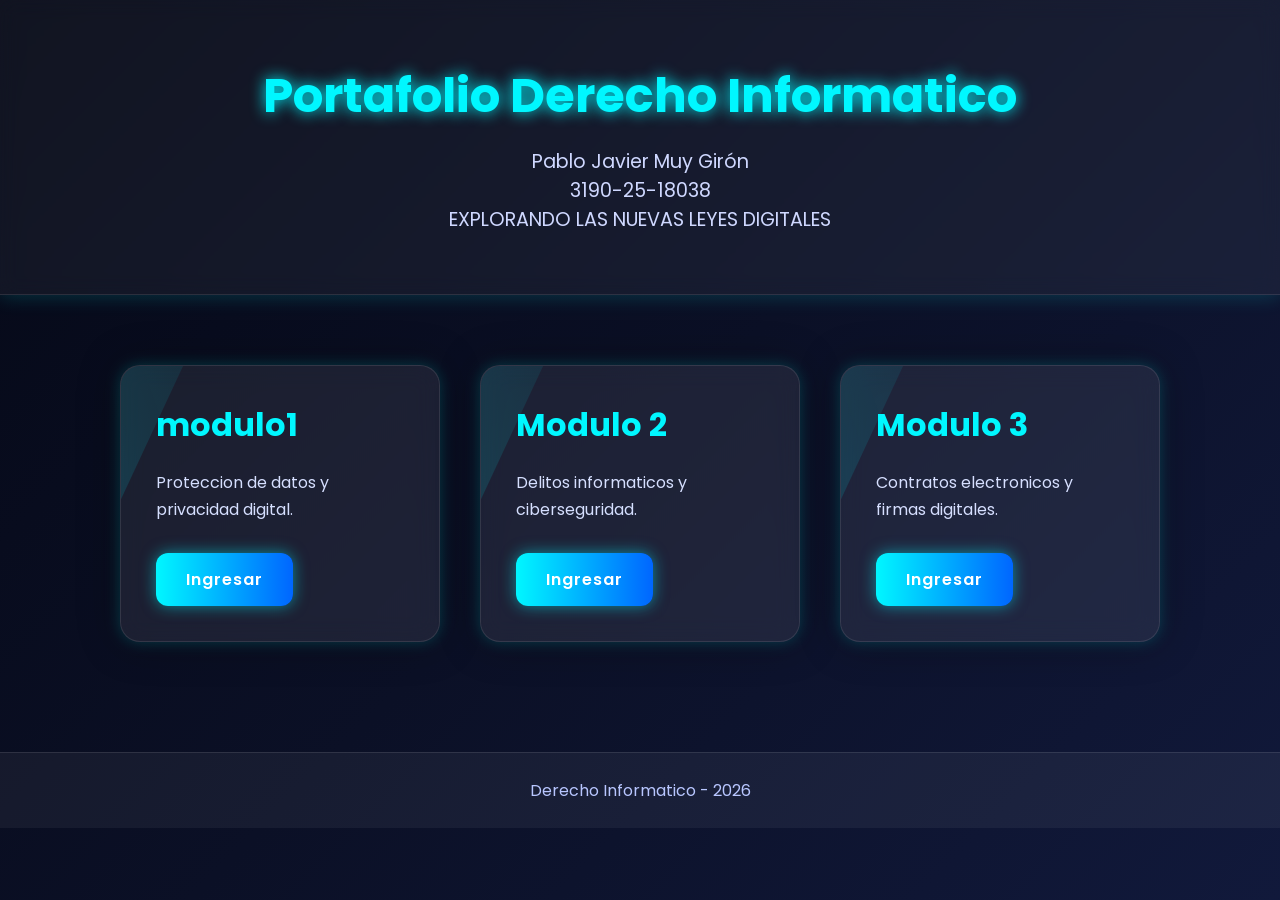
<file: index.html>
<!DOCTYPE html>
<html lang="es">
<head>
    <meta charset="UTF-8">
    <meta name="viewport" content="width=device-width, initial-scale=1.0">
    <title>Portafolio Derecho Informatico</title>
    <link rel="stylesheet" href="estilos.css">
</head>
<body>

    <header>
        <h1>Portafolio Derecho Informatico</h1>
        <p>Pablo Javier Muy Girón</p>
        <p>3190-25-18038</p>
         <p>EXPLORANDO LAS NUEVAS LEYES DIGITALES</p>
    </header>

    <section class="principal">

        <div class="card">
            <h2>modulo1</h2>
            <p>Proteccion de datos y privacidad digital.</p>
            <a href="modulo1.html">Ingresar</a>
        </div>

        <div class="card">
            <h2>Modulo 2</h2>
            <p>Delitos informaticos y ciberseguridad.</p>
            <a href="modulo2.html">Ingresar</a>
        </div>

        <div class="card">
            <h2>Modulo 3</h2>
            <p>Contratos electronicos y firmas digitales.</p>
            <a href="modulo3.html">Ingresar</a>
        </div>

    </section>

    <footer>
        <p>Derecho Informatico - 2026</p>
    </footer>

</body>
</html>
</file>
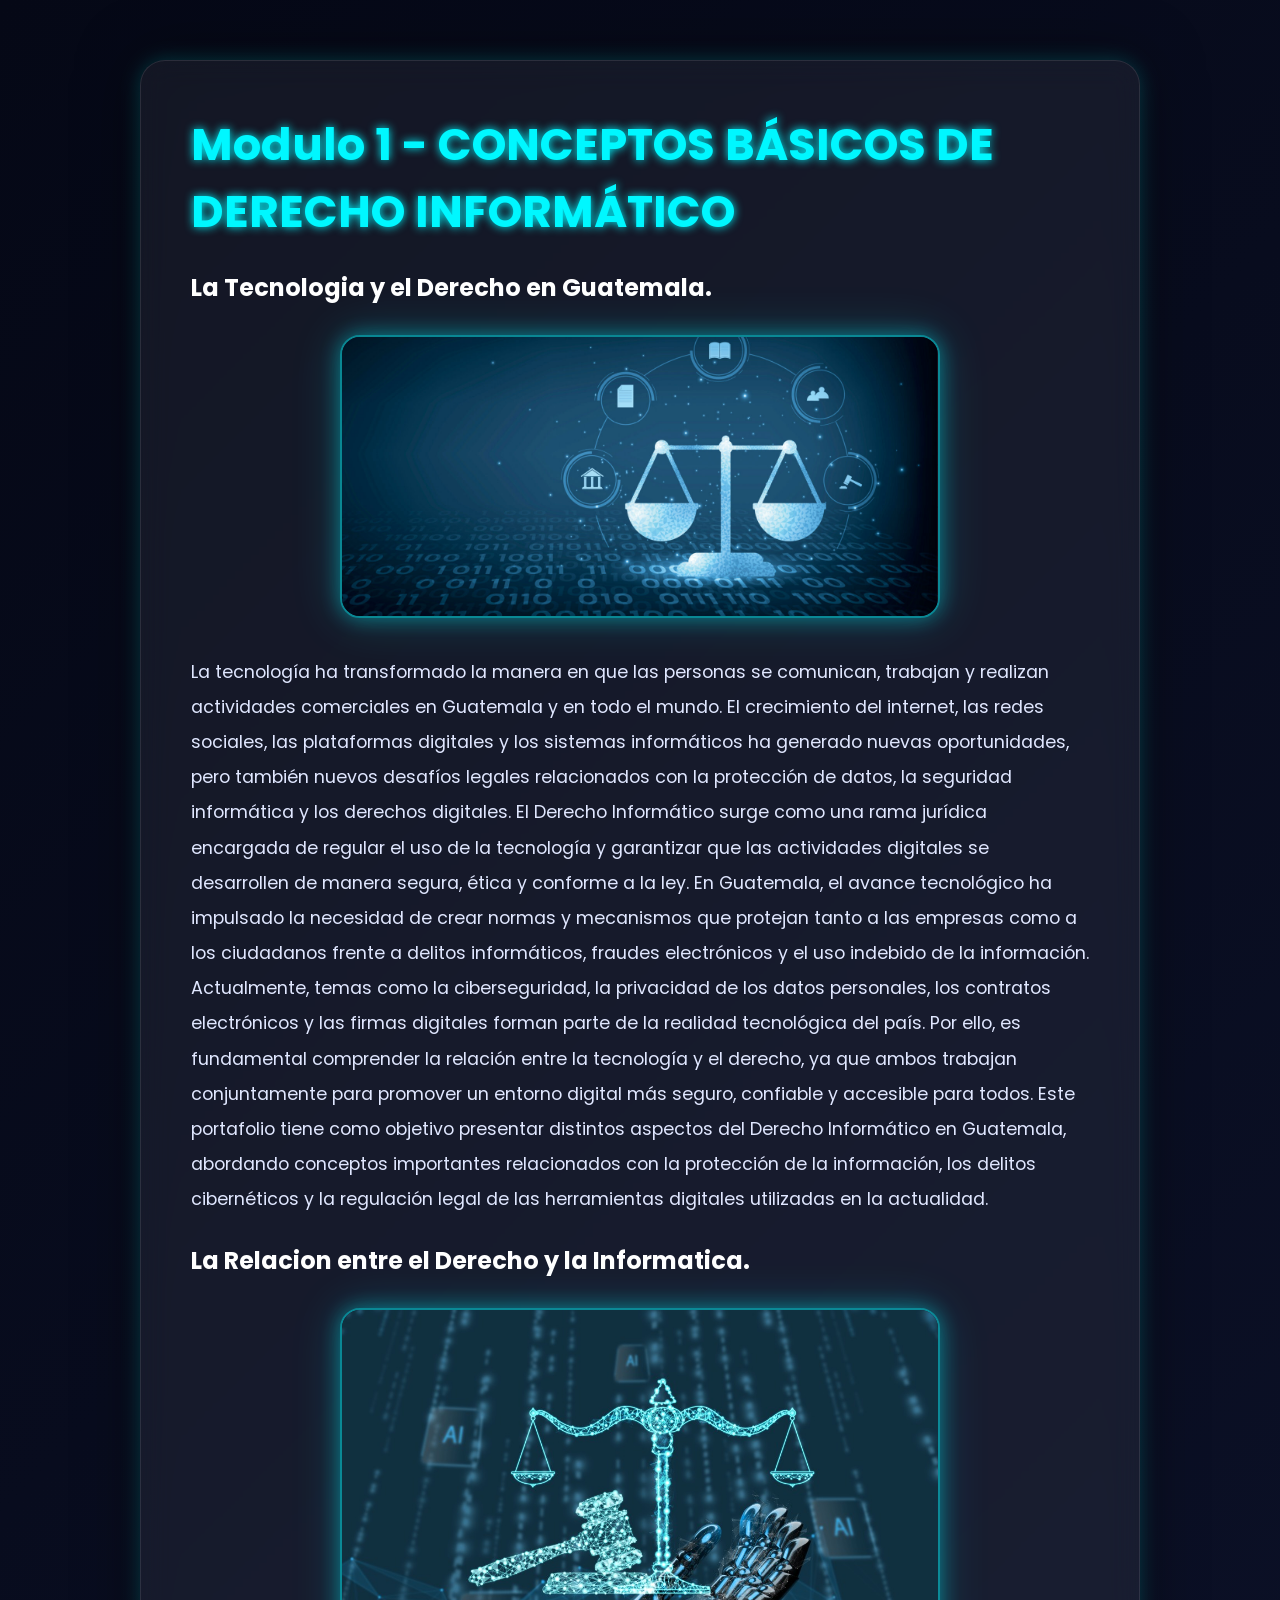
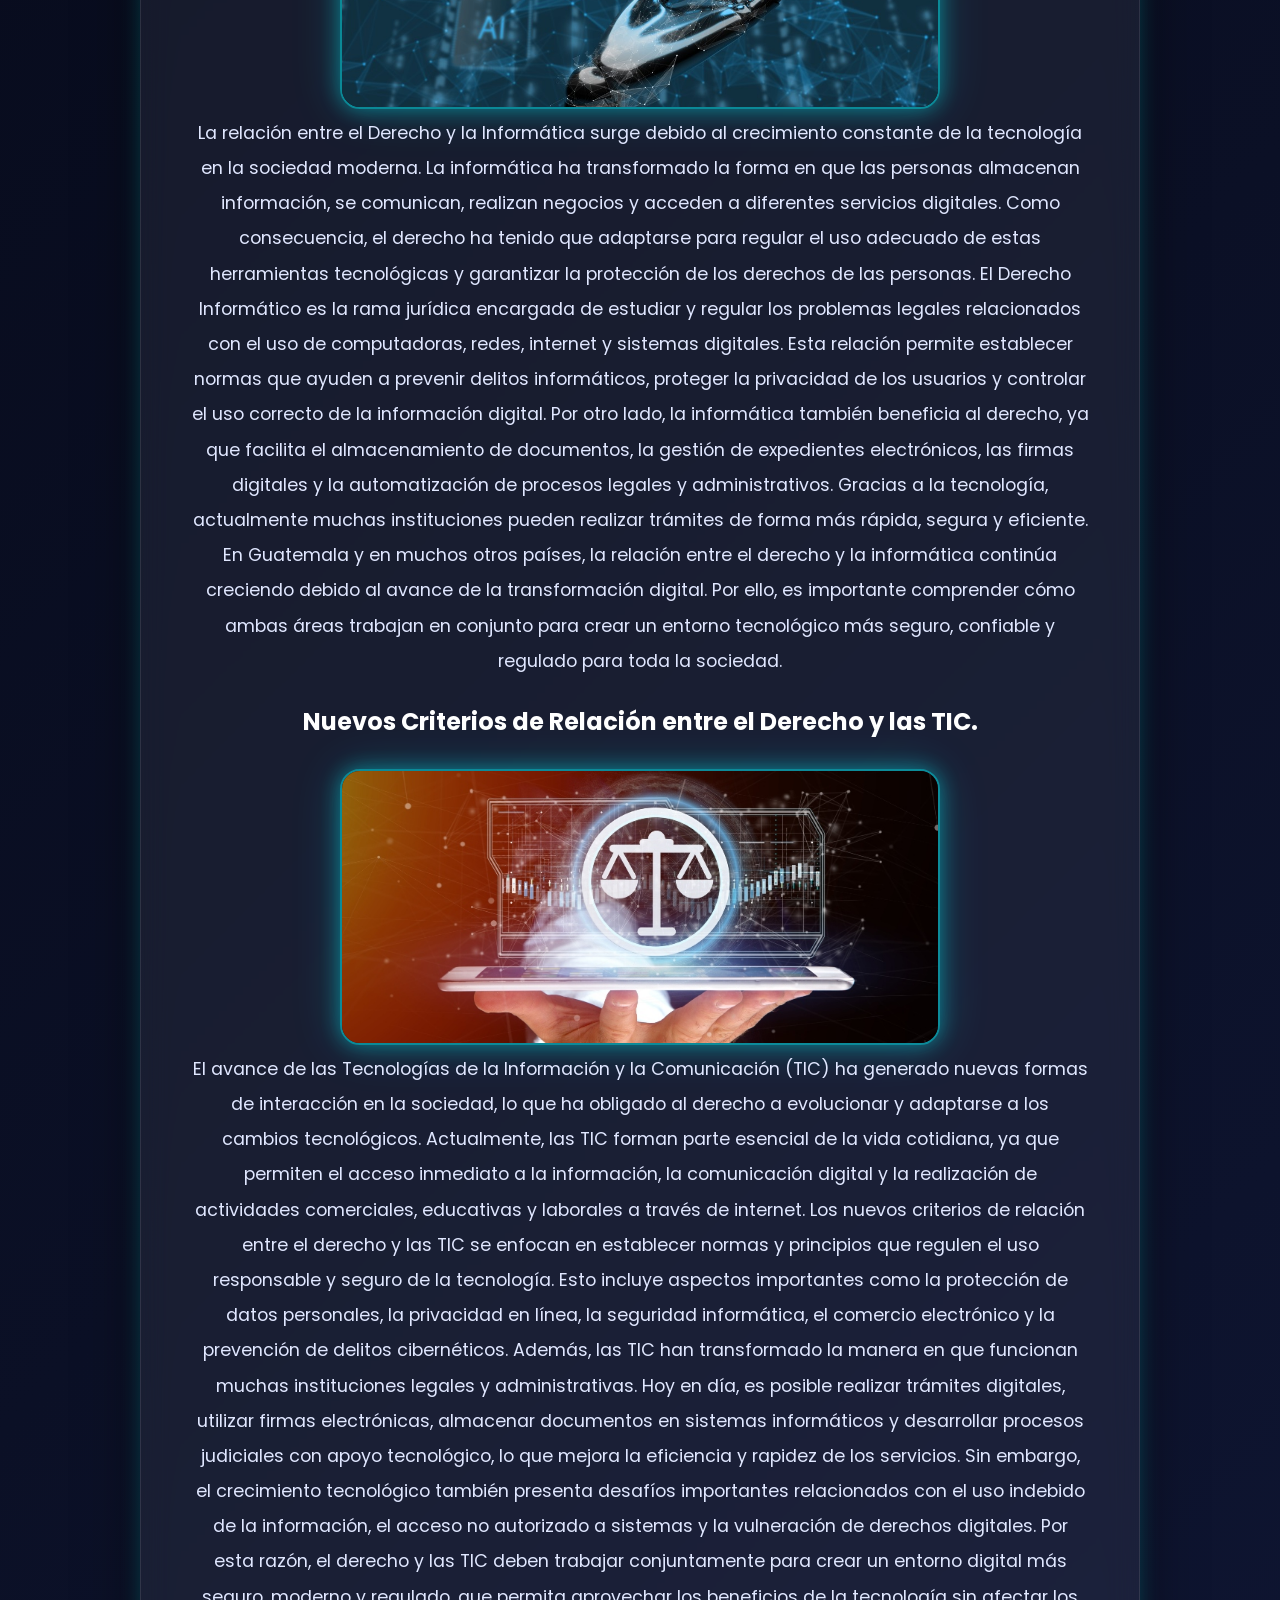
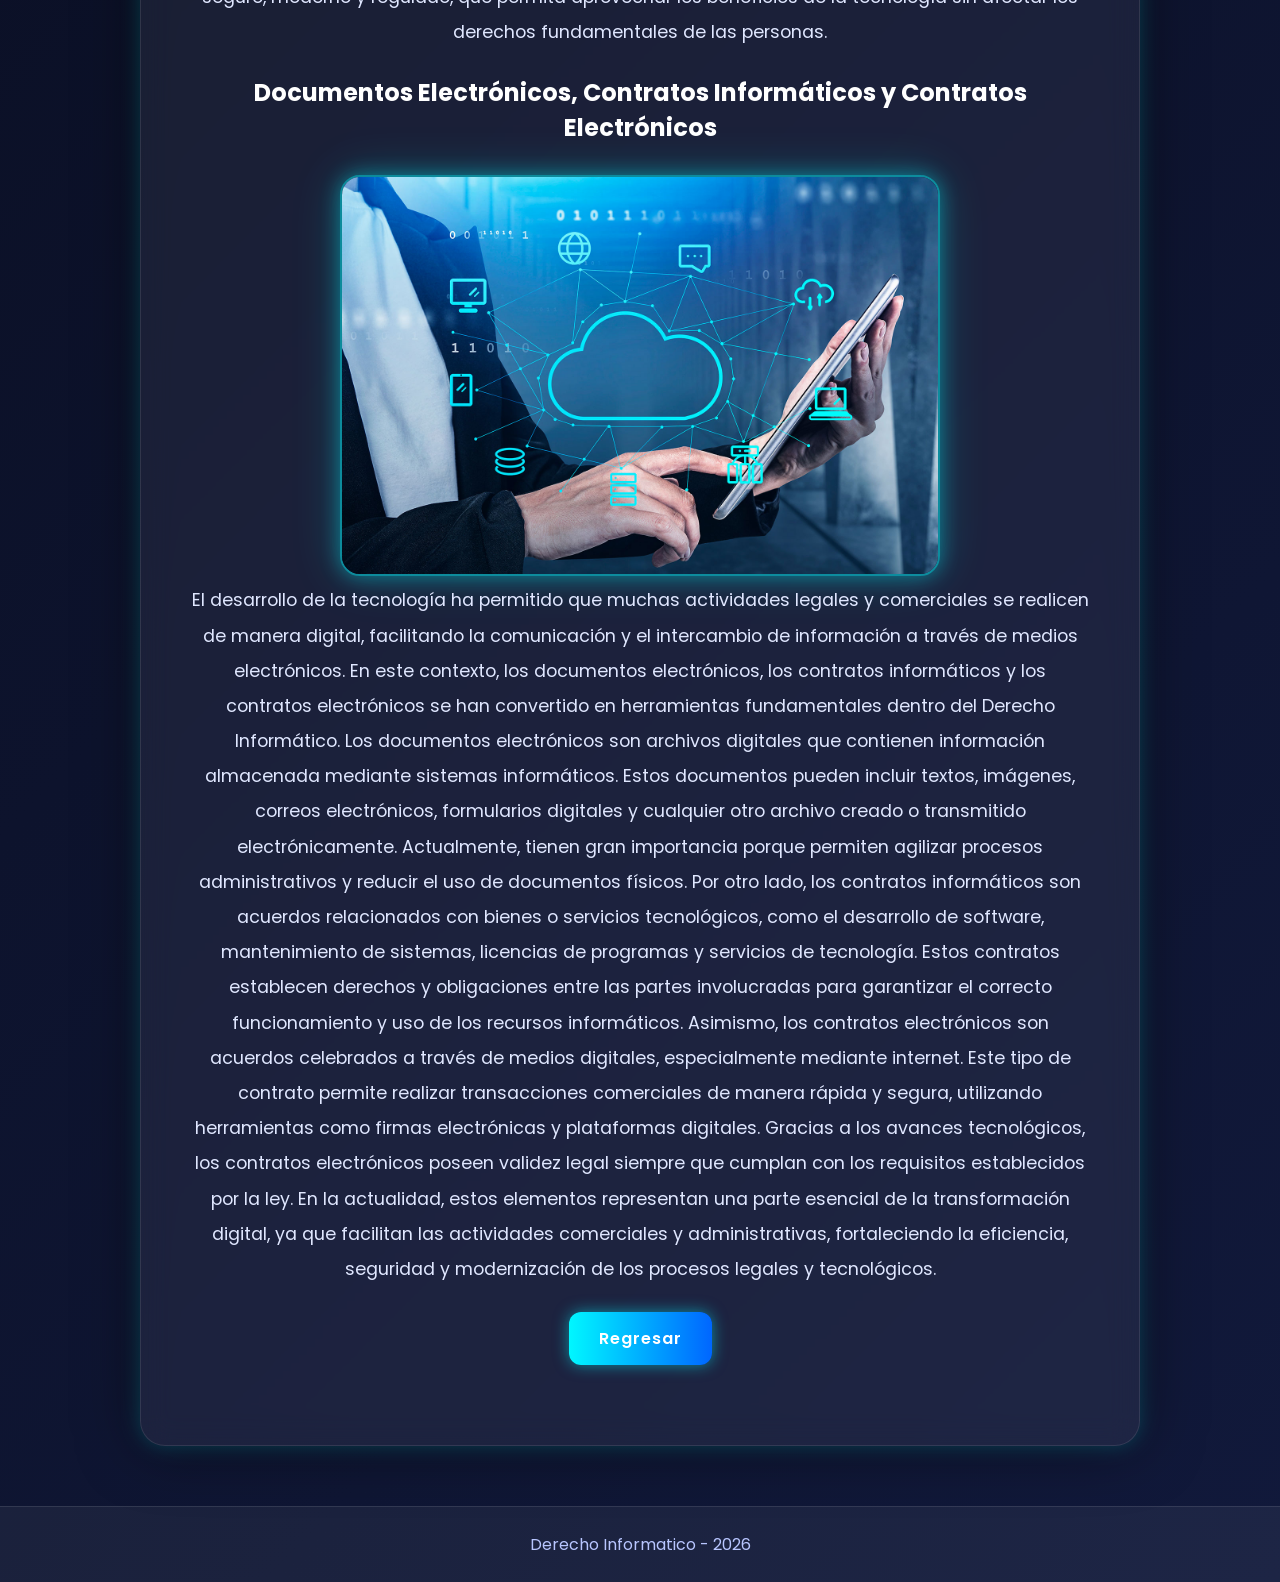
<file: modulo1.html>
<!DOCTYPE html>
<html lang="es">
<head>
    <meta charset="UTF-8">
    <title>Modulo 1</title>
    <link rel="stylesheet" href="estilos.css">
</head>
<body>

    <section class="modulo">
        <h1>Modulo 1 - CONCEPTOS BÁSICOS DE DERECHO INFORMÁTICO</h1>
        <h2 class="subtitulo">La Tecnologia y el Derecho en Guatemala.</h2>
<div class="imagen-modulo">
    <img src="Modulo1.jpg" alt="CONCEPTOS BÁSICOS DE DERECHO INFORMÁTICO">
</div>
        <p>
           La tecnología ha transformado la manera en que las personas se comunican, trabajan y realizan actividades comerciales en Guatemala y en todo el mundo. El crecimiento del internet, las redes sociales, las plataformas digitales y los sistemas informáticos ha generado nuevas oportunidades, pero también nuevos desafíos legales relacionados con la protección de datos, la seguridad informática y los derechos digitales.

El Derecho Informático surge como una rama jurídica encargada de regular el uso de la tecnología y garantizar que las actividades digitales se desarrollen de manera segura, ética y conforme a la ley. En Guatemala, el avance tecnológico ha impulsado la necesidad de crear normas y mecanismos que protejan tanto a las empresas como a los ciudadanos frente a delitos informáticos, fraudes electrónicos y el uso indebido de la información.

Actualmente, temas como la ciberseguridad, la privacidad de los datos personales, los contratos electrónicos y las firmas digitales forman parte de la realidad tecnológica del país. Por ello, es fundamental comprender la relación entre la tecnología y el derecho, ya que ambos trabajan conjuntamente para promover un entorno digital más seguro, confiable y accesible para todos.

Este portafolio tiene como objetivo presentar distintos aspectos del Derecho Informático en Guatemala, abordando conceptos importantes relacionados con la protección de la información, los delitos cibernéticos y la regulación legal de las herramientas digitales utilizadas en la actualidad.
        </p>
        <h2 class="subtitulo">La Relacion entre el Derecho y la Informatica.</h2>
<div class="imagen-modulo">
    <img src="Modulo 1.2.jpg" alt="Proteccion de datos">
        <p>
            La relación entre el Derecho y la Informática surge debido al crecimiento constante de la tecnología en la sociedad moderna. La informática ha transformado la forma en que las personas almacenan información, se comunican, realizan negocios y acceden a diferentes servicios digitales. Como consecuencia, el derecho ha tenido que adaptarse para regular el uso adecuado de estas herramientas tecnológicas y garantizar la protección de los derechos de las personas.

El Derecho Informático es la rama jurídica encargada de estudiar y regular los problemas legales relacionados con el uso de computadoras, redes, internet y sistemas digitales. Esta relación permite establecer normas que ayuden a prevenir delitos informáticos, proteger la privacidad de los usuarios y controlar el uso correcto de la información digital.

Por otro lado, la informática también beneficia al derecho, ya que facilita el almacenamiento de documentos, la gestión de expedientes electrónicos, las firmas digitales y la automatización de procesos legales y administrativos. Gracias a la tecnología, actualmente muchas instituciones pueden realizar trámites de forma más rápida, segura y eficiente.

En Guatemala y en muchos otros países, la relación entre el derecho y la informática continúa creciendo debido al avance de la transformación digital. Por ello, es importante comprender cómo ambas áreas trabajan en conjunto para crear un entorno tecnológico más seguro, confiable y regulado para toda la sociedad.
        </p>
        <h2 class="subtitulo">Nuevos Criterios de Relación entre el Derecho y las TIC.</h2>
     <div class="imagen-modulo">
    <img src="Modulo 1.3.jpg" alt="Proteccion de datos">
        <p>
            El avance de las Tecnologías de la Información y la Comunicación (TIC) ha generado nuevas formas de interacción en la sociedad, lo que ha obligado al derecho a evolucionar y adaptarse a los cambios tecnológicos. Actualmente, las TIC forman parte esencial de la vida cotidiana, ya que permiten el acceso inmediato a la información, la comunicación digital y la realización de actividades comerciales, educativas y laborales a través de internet.

Los nuevos criterios de relación entre el derecho y las TIC se enfocan en establecer normas y principios que regulen el uso responsable y seguro de la tecnología. Esto incluye aspectos importantes como la protección de datos personales, la privacidad en línea, la seguridad informática, el comercio electrónico y la prevención de delitos cibernéticos.

Además, las TIC han transformado la manera en que funcionan muchas instituciones legales y administrativas. Hoy en día, es posible realizar trámites digitales, utilizar firmas electrónicas, almacenar documentos en sistemas informáticos y desarrollar procesos judiciales con apoyo tecnológico, lo que mejora la eficiencia y rapidez de los servicios.

Sin embargo, el crecimiento tecnológico también presenta desafíos importantes relacionados con el uso indebido de la información, el acceso no autorizado a sistemas y la vulneración de derechos digitales. Por esta razón, el derecho y las TIC deben trabajar conjuntamente para crear un entorno digital más seguro, moderno y regulado, que permita aprovechar los beneficios de la tecnología sin afectar los derechos fundamentales de las personas.
        </p>
        <h2 class="subtitulo">Documentos Electrónicos, Contratos Informáticos y Contratos Electrónicos</h2>
     <div class="imagen-modulo">
    <img src="Modulo 1.4.jpg" alt="Proteccion de datos">
        <p>
            El desarrollo de la tecnología ha permitido que muchas actividades legales y comerciales se realicen de manera digital, facilitando la comunicación y el intercambio de información a través de medios electrónicos. En este contexto, los documentos electrónicos, los contratos informáticos y los contratos electrónicos se han convertido en herramientas fundamentales dentro del Derecho Informático.

Los documentos electrónicos son archivos digitales que contienen información almacenada mediante sistemas informáticos. Estos documentos pueden incluir textos, imágenes, correos electrónicos, formularios digitales y cualquier otro archivo creado o transmitido electrónicamente. Actualmente, tienen gran importancia porque permiten agilizar procesos administrativos y reducir el uso de documentos físicos.

Por otro lado, los contratos informáticos son acuerdos relacionados con bienes o servicios tecnológicos, como el desarrollo de software, mantenimiento de sistemas, licencias de programas y servicios de tecnología. Estos contratos establecen derechos y obligaciones entre las partes involucradas para garantizar el correcto funcionamiento y uso de los recursos informáticos.

Asimismo, los contratos electrónicos son acuerdos celebrados a través de medios digitales, especialmente mediante internet. Este tipo de contrato permite realizar transacciones comerciales de manera rápida y segura, utilizando herramientas como firmas electrónicas y plataformas digitales. Gracias a los avances tecnológicos, los contratos electrónicos poseen validez legal siempre que cumplan con los requisitos establecidos por la ley.

En la actualidad, estos elementos representan una parte esencial de la transformación digital, ya que facilitan las actividades comerciales y administrativas, fortaleciendo la eficiencia, seguridad y modernización de los procesos legales y tecnológicos.
        </p>


        <a href="Portafolio.html" class="boton">Regresar</a>
    </section>
    <footer>
        <p>Derecho Informatico - 2026</p>
    </footer>

</body>
</html>
</file>
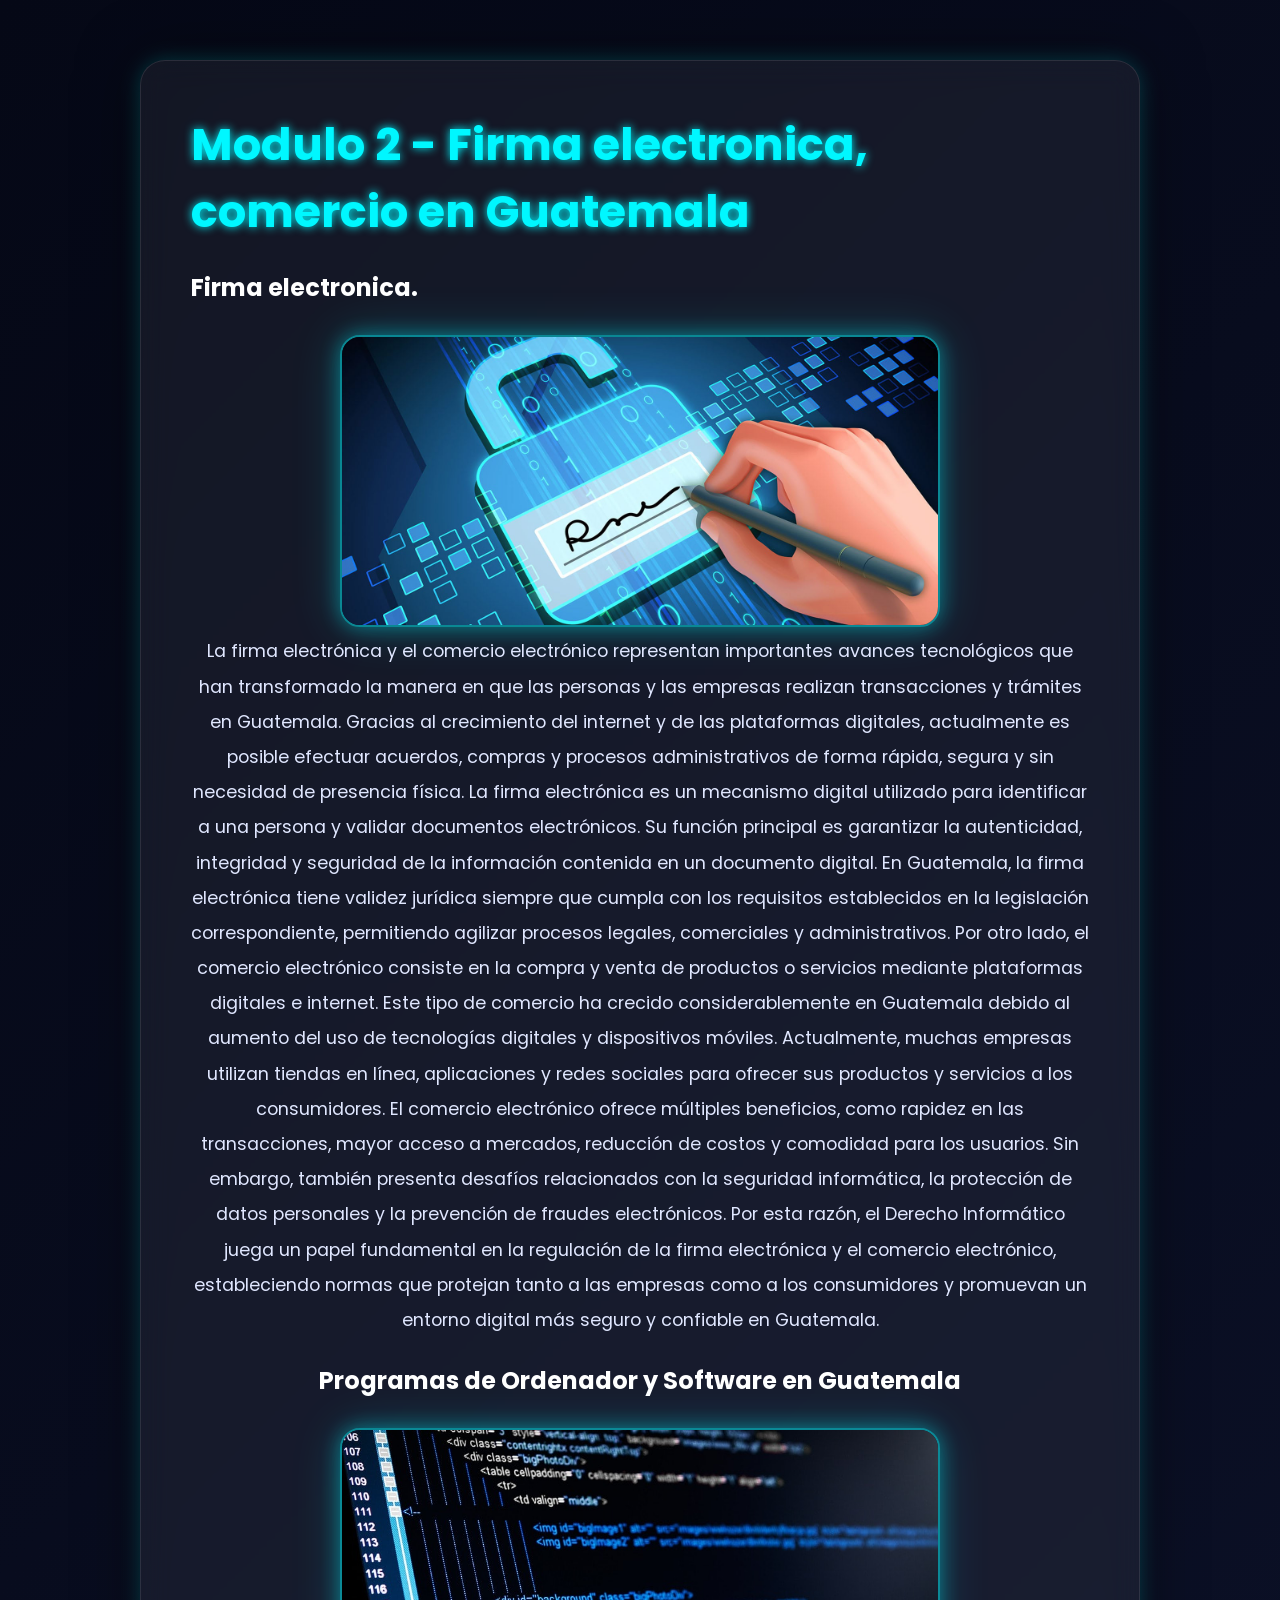
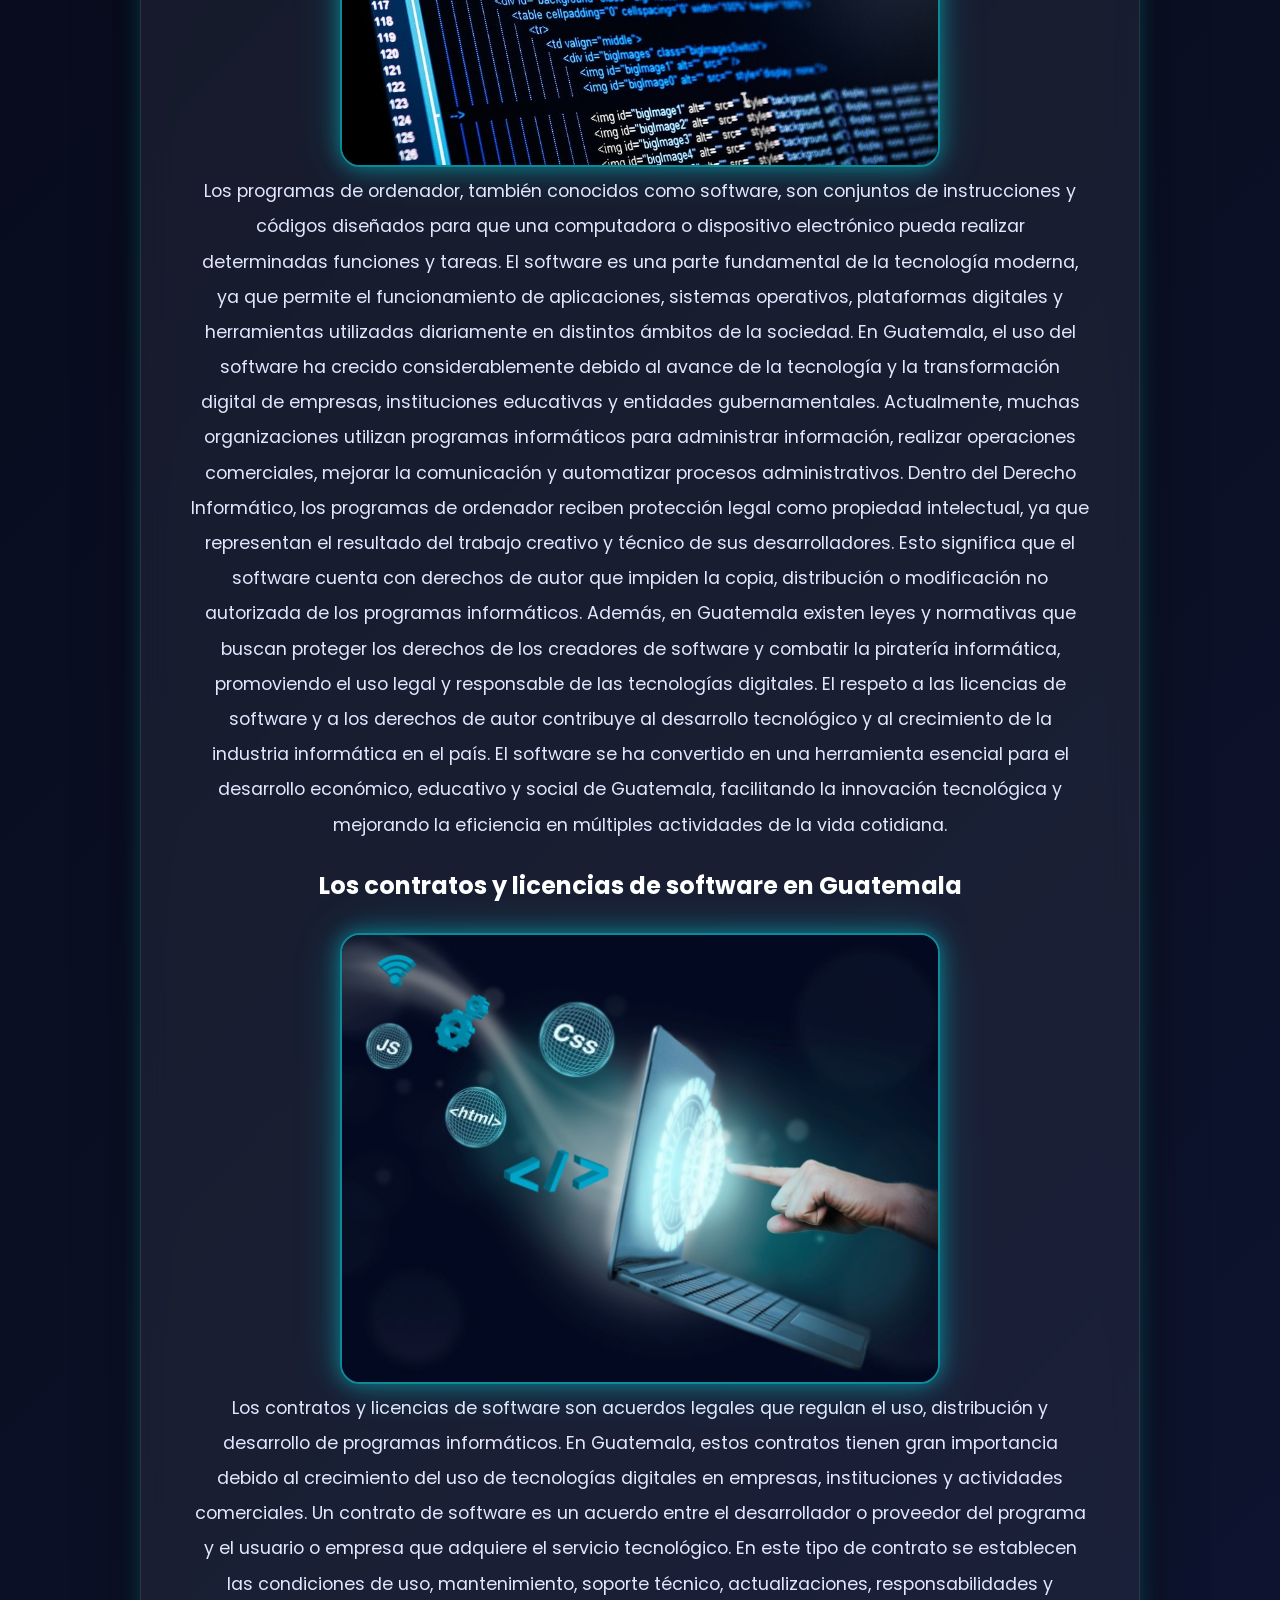
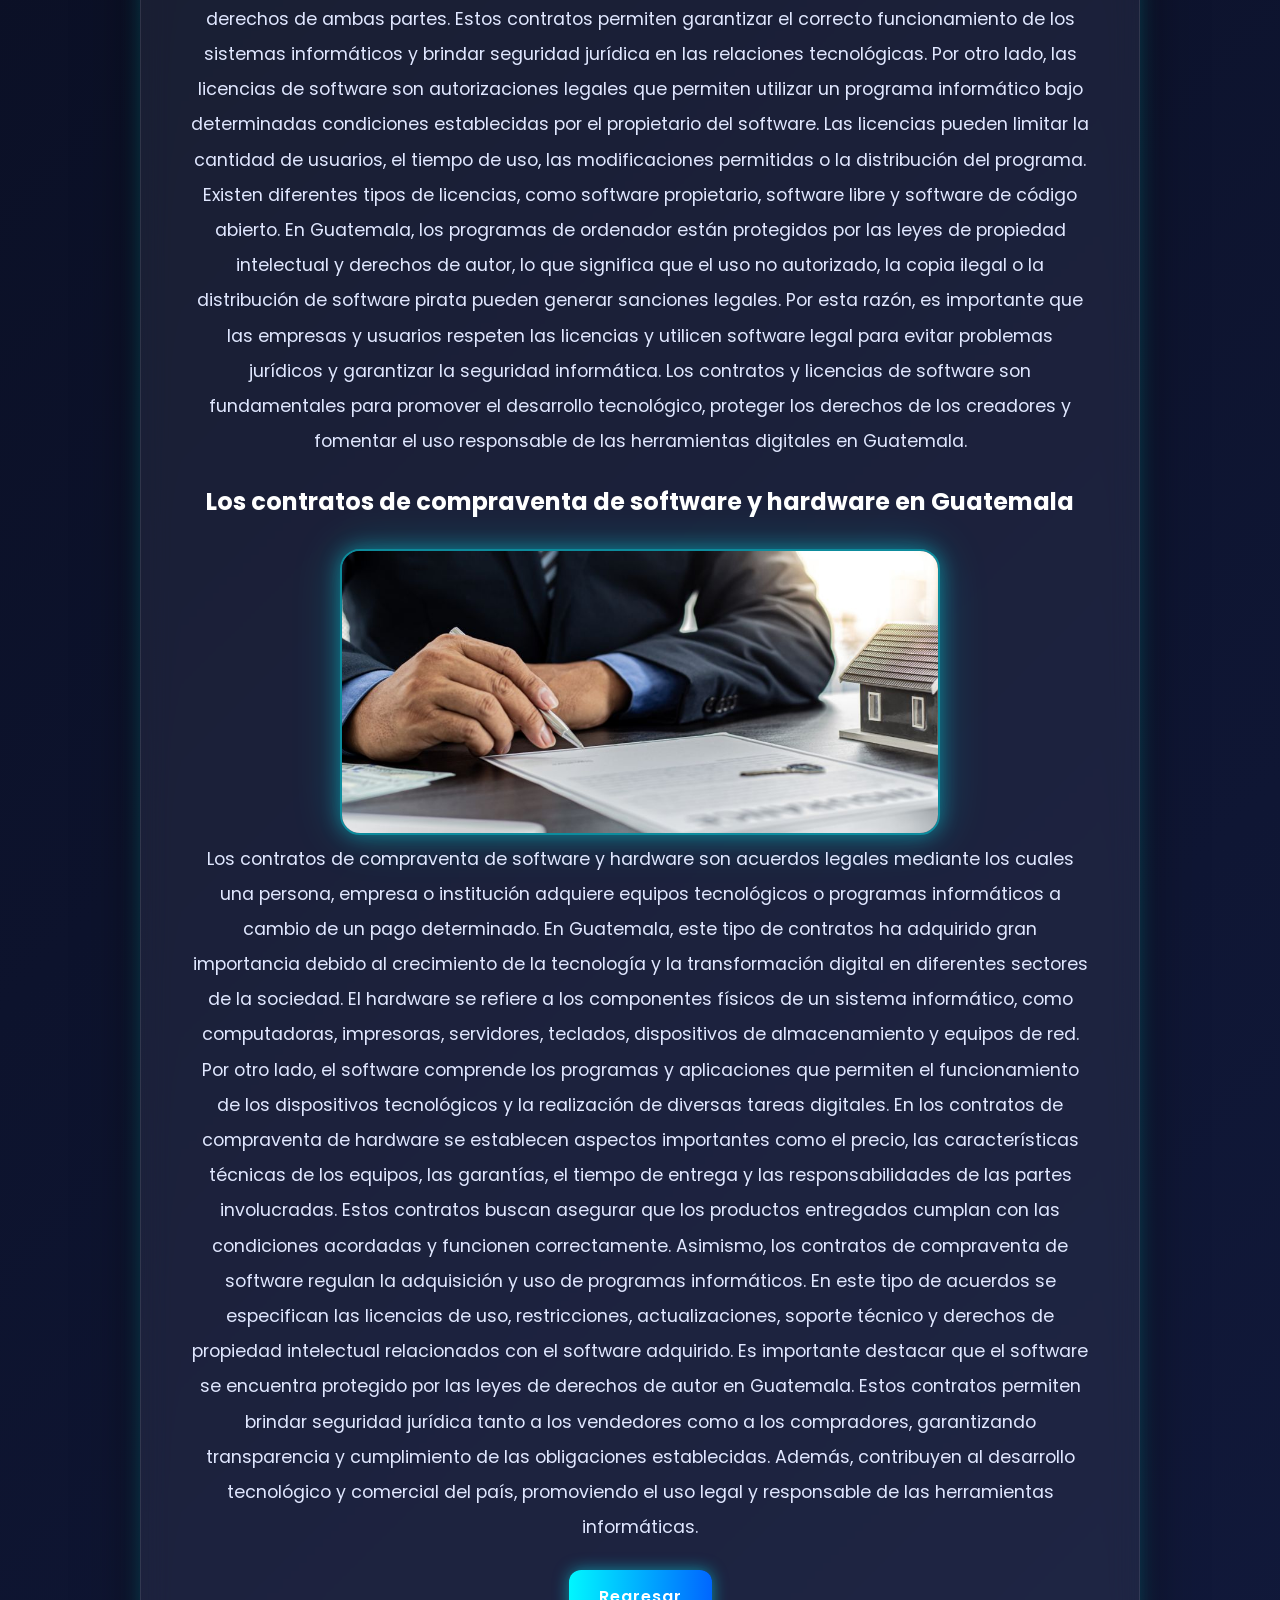
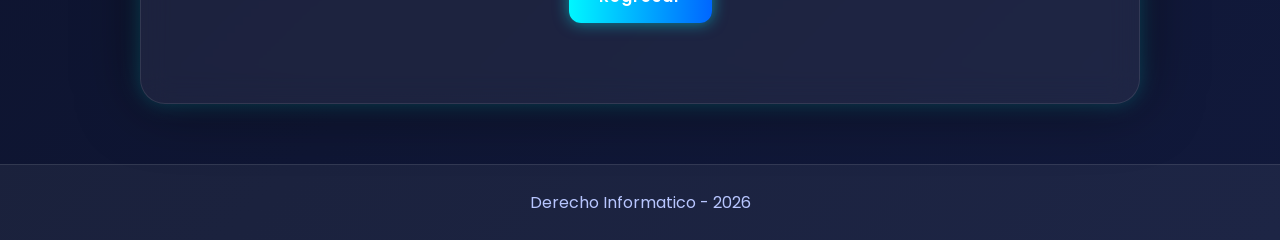
<file: modulo2.html>
<!DOCTYPE html>
<html lang="es">
<head>
    <meta charset="UTF-8">
    <title>Modulo 2</title>
    <link rel="stylesheet" href="estilos.css">
</head>
<body>

    <section class="modulo">
        <h1>Modulo 2 - Firma electronica, comercio en Guatemala</h1>
              <h2 class="subtitulo">Firma electronica.</h2>
<div class="imagen-modulo">
    <img src="Modulo 2.jpg" alt="CONCEPTOS BÁSICOS DE DERECHO INFORMÁTICO">
        <p>
            La firma electrónica y el comercio electrónico representan importantes avances tecnológicos que han transformado la manera en que las personas y las empresas realizan transacciones y trámites en Guatemala. Gracias al crecimiento del internet y de las plataformas digitales, actualmente es posible efectuar acuerdos, compras y procesos administrativos de forma rápida, segura y sin necesidad de presencia física.

La firma electrónica es un mecanismo digital utilizado para identificar a una persona y validar documentos electrónicos. Su función principal es garantizar la autenticidad, integridad y seguridad de la información contenida en un documento digital. En Guatemala, la firma electrónica tiene validez jurídica siempre que cumpla con los requisitos establecidos en la legislación correspondiente, permitiendo agilizar procesos legales, comerciales y administrativos.

Por otro lado, el comercio electrónico consiste en la compra y venta de productos o servicios mediante plataformas digitales e internet. Este tipo de comercio ha crecido considerablemente en Guatemala debido al aumento del uso de tecnologías digitales y dispositivos móviles. Actualmente, muchas empresas utilizan tiendas en línea, aplicaciones y redes sociales para ofrecer sus productos y servicios a los consumidores.

El comercio electrónico ofrece múltiples beneficios, como rapidez en las transacciones, mayor acceso a mercados, reducción de costos y comodidad para los usuarios. Sin embargo, también presenta desafíos relacionados con la seguridad informática, la protección de datos personales y la prevención de fraudes electrónicos.

Por esta razón, el Derecho Informático juega un papel fundamental en la regulación de la firma electrónica y el comercio electrónico, estableciendo normas que protejan tanto a las empresas como a los consumidores y promuevan un entorno digital más seguro y confiable en Guatemala.
        </p>
                      <h2 class="subtitulo">Programas de Ordenador y Software en Guatemala</h2>
<div class="imagen-modulo">
    <img src="Modulo 2.2.jpg" alt="CONCEPTOS BÁSICOS DE DERECHO INFORMÁTICO">

        <p>
            Los programas de ordenador, también conocidos como software, son conjuntos de instrucciones y códigos diseñados para que una computadora o dispositivo electrónico pueda realizar determinadas funciones y tareas. El software es una parte fundamental de la tecnología moderna, ya que permite el funcionamiento de aplicaciones, sistemas operativos, plataformas digitales y herramientas utilizadas diariamente en distintos ámbitos de la sociedad.

En Guatemala, el uso del software ha crecido considerablemente debido al avance de la tecnología y la transformación digital de empresas, instituciones educativas y entidades gubernamentales. Actualmente, muchas organizaciones utilizan programas informáticos para administrar información, realizar operaciones comerciales, mejorar la comunicación y automatizar procesos administrativos.

Dentro del Derecho Informático, los programas de ordenador reciben protección legal como propiedad intelectual, ya que representan el resultado del trabajo creativo y técnico de sus desarrolladores. Esto significa que el software cuenta con derechos de autor que impiden la copia, distribución o modificación no autorizada de los programas informáticos.

Además, en Guatemala existen leyes y normativas que buscan proteger los derechos de los creadores de software y combatir la piratería informática, promoviendo el uso legal y responsable de las tecnologías digitales. El respeto a las licencias de software y a los derechos de autor contribuye al desarrollo tecnológico y al crecimiento de la industria informática en el país.

El software se ha convertido en una herramienta esencial para el desarrollo económico, educativo y social de Guatemala, facilitando la innovación tecnológica y mejorando la eficiencia en múltiples actividades de la vida cotidiana.
        </p>
                              <h2 class="subtitulo">Los contratos y licencias de software en Guatemala</h2>
<div class="imagen-modulo">
    <img src="Modulo 2.3.jpg" alt="CONCEPTOS BÁSICOS DE DERECHO INFORMÁTICO">

        <p>
            Los contratos y licencias de software son acuerdos legales que regulan el uso, distribución y desarrollo de programas informáticos. En Guatemala, estos contratos tienen gran importancia debido al crecimiento del uso de tecnologías digitales en empresas, instituciones y actividades comerciales.

Un contrato de software es un acuerdo entre el desarrollador o proveedor del programa y el usuario o empresa que adquiere el servicio tecnológico. En este tipo de contrato se establecen las condiciones de uso, mantenimiento, soporte técnico, actualizaciones, responsabilidades y derechos de ambas partes. Estos contratos permiten garantizar el correcto funcionamiento de los sistemas informáticos y brindar seguridad jurídica en las relaciones tecnológicas.

Por otro lado, las licencias de software son autorizaciones legales que permiten utilizar un programa informático bajo determinadas condiciones establecidas por el propietario del software. Las licencias pueden limitar la cantidad de usuarios, el tiempo de uso, las modificaciones permitidas o la distribución del programa. Existen diferentes tipos de licencias, como software propietario, software libre y software de código abierto.

En Guatemala, los programas de ordenador están protegidos por las leyes de propiedad intelectual y derechos de autor, lo que significa que el uso no autorizado, la copia ilegal o la distribución de software pirata pueden generar sanciones legales. Por esta razón, es importante que las empresas y usuarios respeten las licencias y utilicen software legal para evitar problemas jurídicos y garantizar la seguridad informática.

Los contratos y licencias de software son fundamentales para promover el desarrollo tecnológico, proteger los derechos de los creadores y fomentar el uso responsable de las herramientas digitales en Guatemala.
        </p>
                                     <h2 class="subtitulo">Los contratos de compraventa de software y hardware en Guatemala</h2>
<div class="imagen-modulo">
    <img src="Modulo 2.4.jpg" alt="CONCEPTOS BÁSICOS DE DERECHO INFORMÁTICO">

        <p>
         Los contratos de compraventa de software y hardware son acuerdos legales mediante los cuales una persona, empresa o institución adquiere equipos tecnológicos o programas informáticos a cambio de un pago determinado. En Guatemala, este tipo de contratos ha adquirido gran importancia debido al crecimiento de la tecnología y la transformación digital en diferentes sectores de la sociedad.

El hardware se refiere a los componentes físicos de un sistema informático, como computadoras, impresoras, servidores, teclados, dispositivos de almacenamiento y equipos de red. Por otro lado, el software comprende los programas y aplicaciones que permiten el funcionamiento de los dispositivos tecnológicos y la realización de diversas tareas digitales.

En los contratos de compraventa de hardware se establecen aspectos importantes como el precio, las características técnicas de los equipos, las garantías, el tiempo de entrega y las responsabilidades de las partes involucradas. Estos contratos buscan asegurar que los productos entregados cumplan con las condiciones acordadas y funcionen correctamente.

Asimismo, los contratos de compraventa de software regulan la adquisición y uso de programas informáticos. En este tipo de acuerdos se especifican las licencias de uso, restricciones, actualizaciones, soporte técnico y derechos de propiedad intelectual relacionados con el software adquirido. Es importante destacar que el software se encuentra protegido por las leyes de derechos de autor en Guatemala.

Estos contratos permiten brindar seguridad jurídica tanto a los vendedores como a los compradores, garantizando transparencia y cumplimiento de las obligaciones establecidas. Además, contribuyen al desarrollo tecnológico y comercial del país, promoviendo el uso legal y responsable de las herramientas informáticas.
        </p>

        <a href="Portafolio.html" class="boton">Regresar</a>
    </section>
<footer>
        <p>Derecho Informatico - 2026</p>
    </footer>
</body>
</html>
</file>
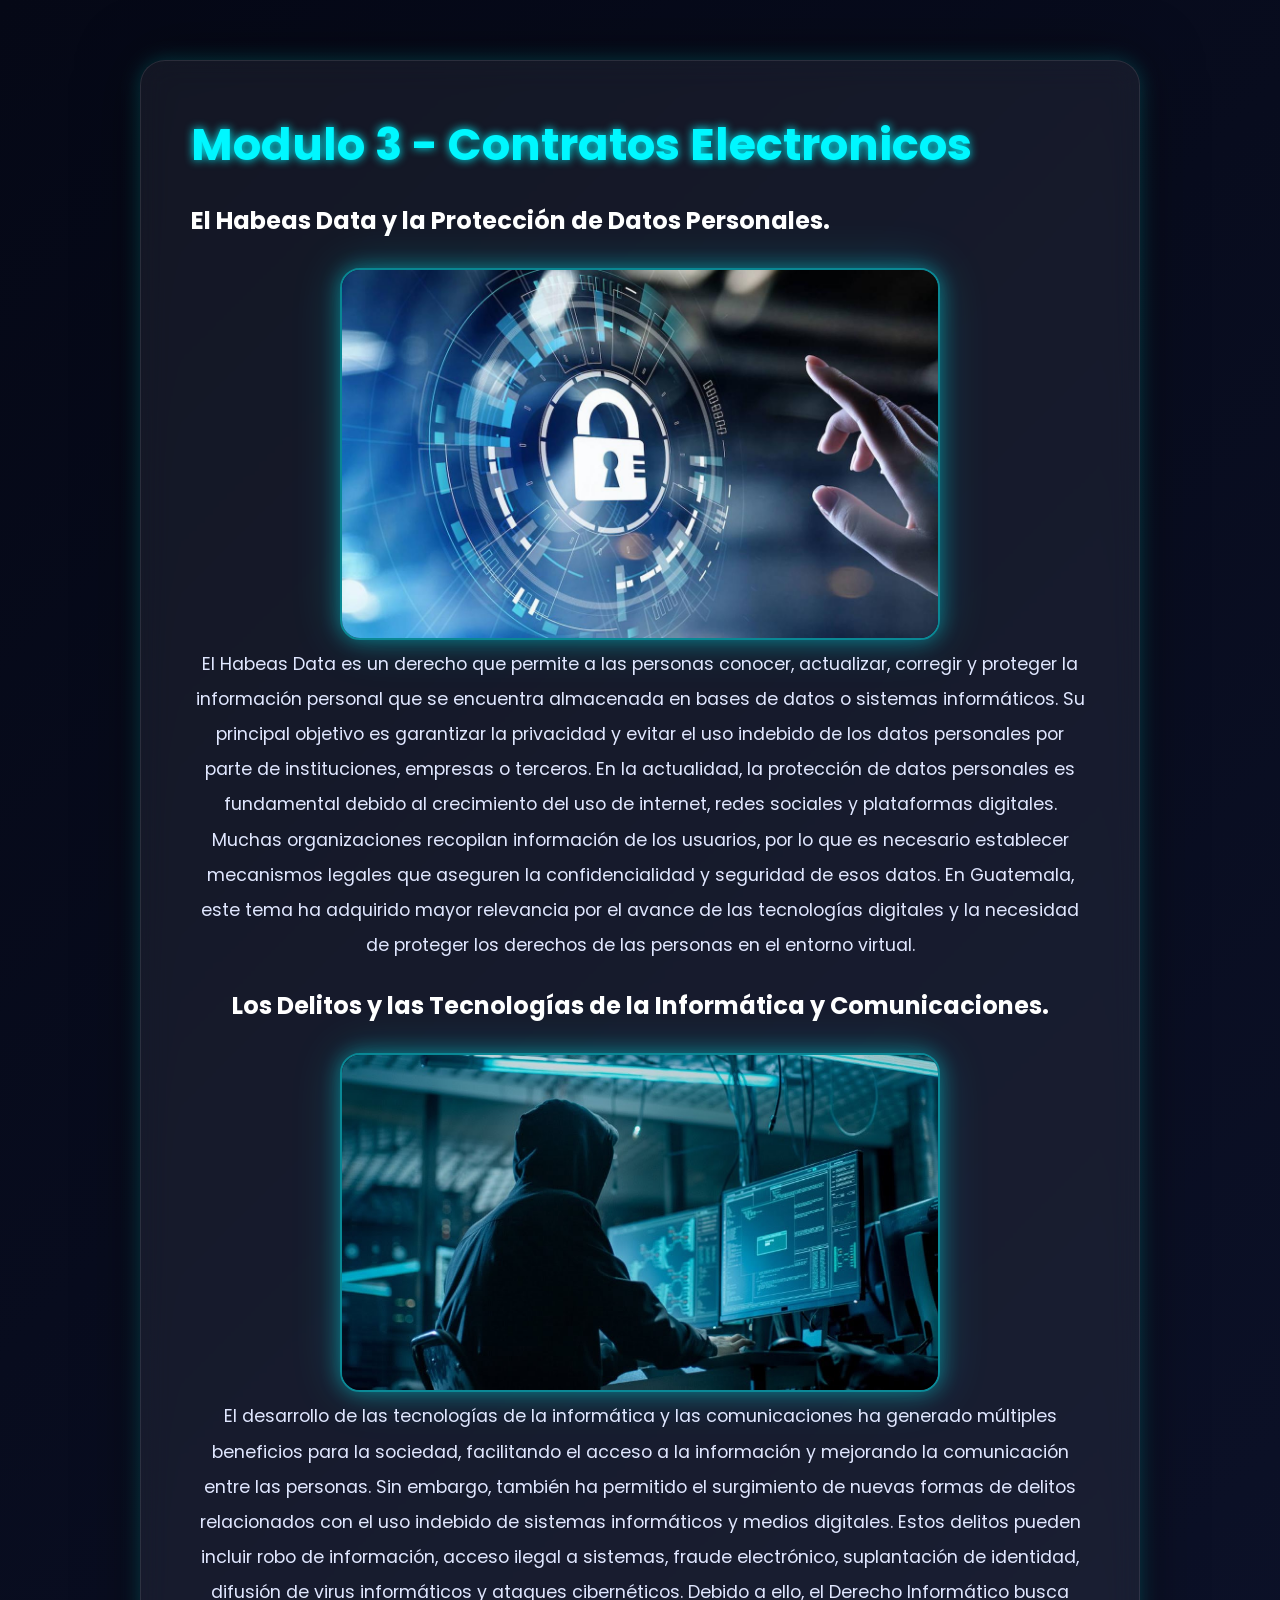
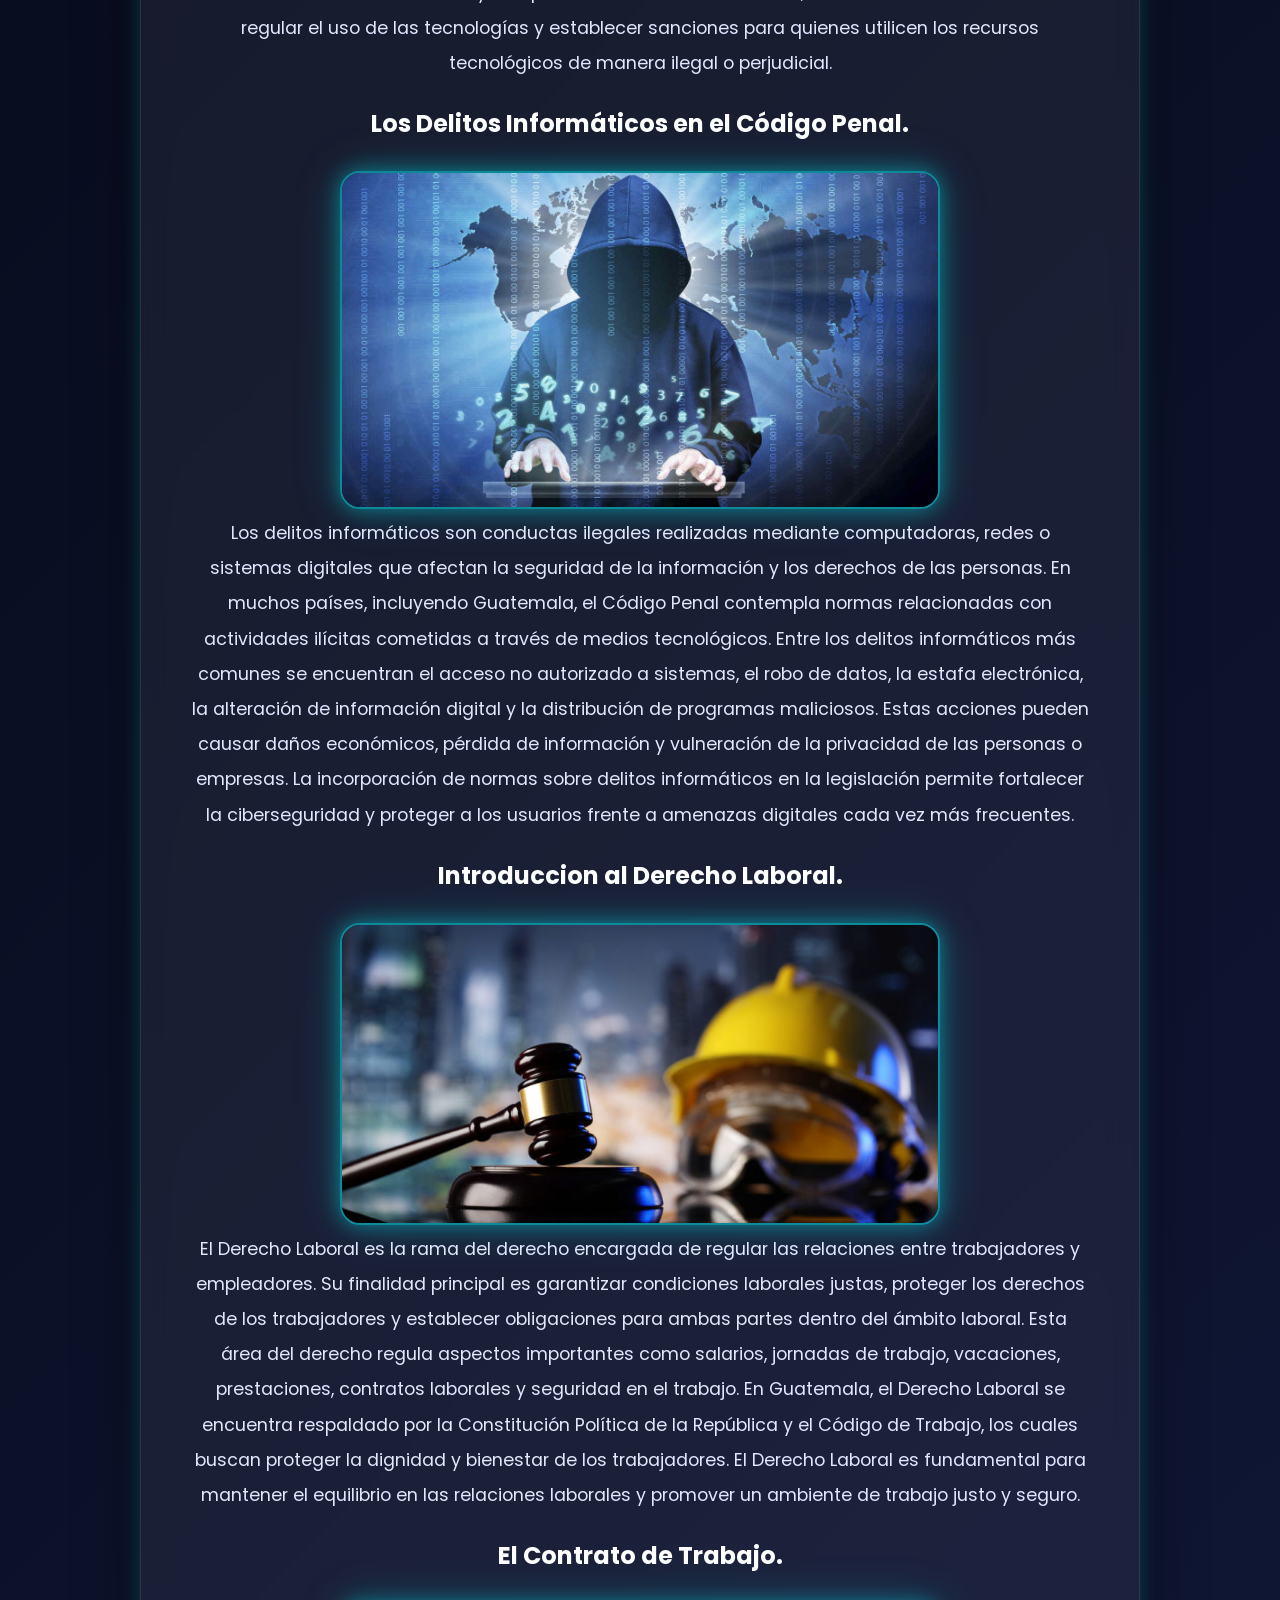
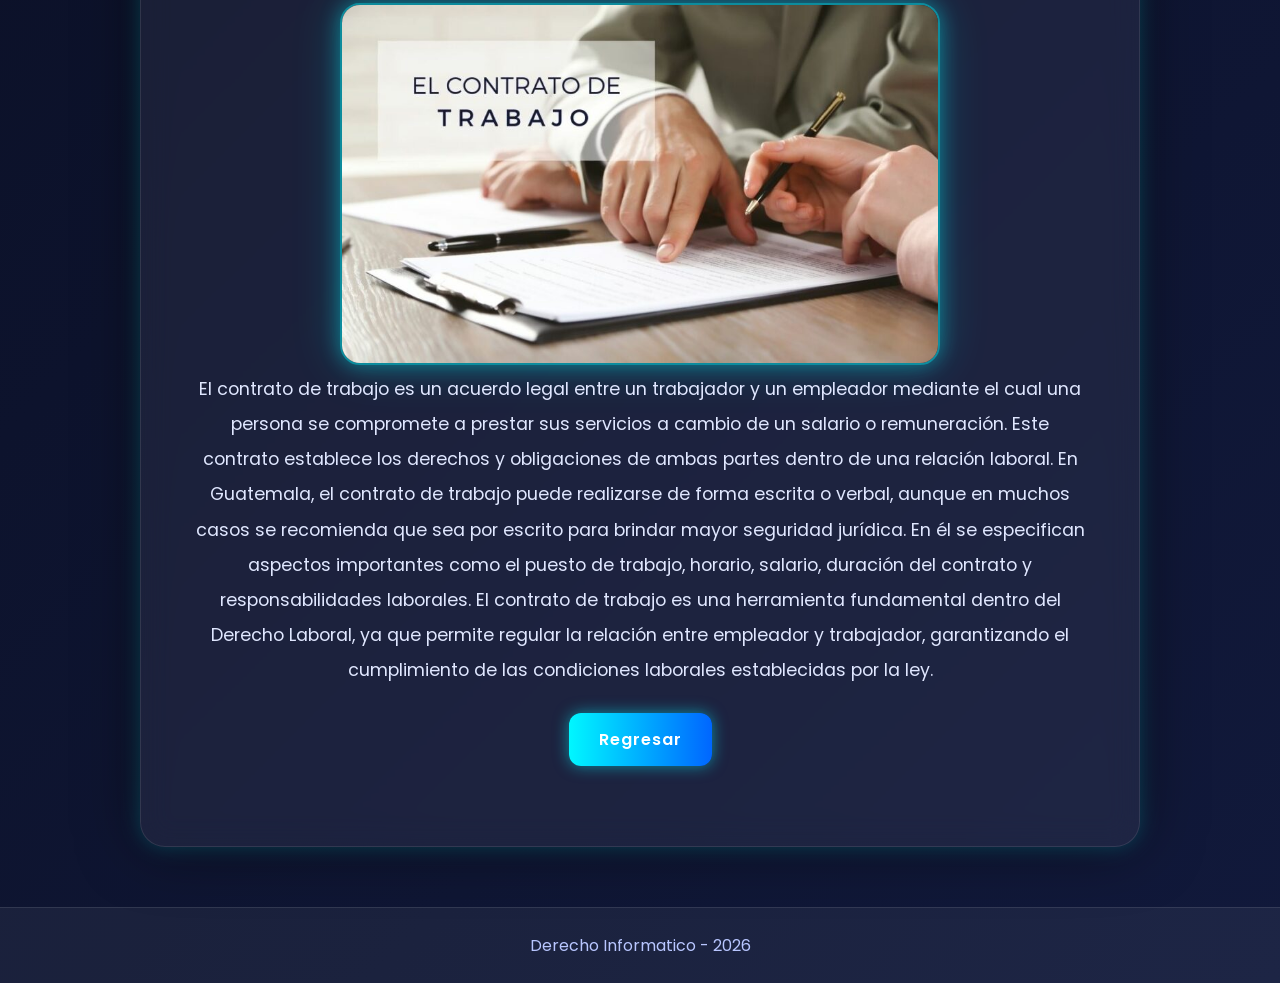
<file: modulo3.html>
<!DOCTYPE html>
<html lang="es">
<head>
    <meta charset="UTF-8">
    <title>Modulo 3</title>
    <link rel="stylesheet" href="estilos.css">
</head>
<body>

    <section class="modulo">
        <h1>Modulo 3 - Contratos Electronicos</h1>

               <h2 class="subtitulo">El Habeas Data y la Protección de Datos Personales.    </h2>
<div class="imagen-modulo">
    <img src="Modulo 3.2.jpg" alt="CONCEPTOS BÁSICOS DE DERECHO INFORMÁTICO">
        <p>
            El Habeas Data es un derecho que permite a las personas conocer, actualizar, corregir y proteger la información personal que se encuentra almacenada en bases de datos o sistemas informáticos. Su principal objetivo es garantizar la privacidad y evitar el uso indebido de los datos personales por parte de instituciones, empresas o terceros.

En la actualidad, la protección de datos personales es fundamental debido al crecimiento del uso de internet, redes sociales y plataformas digitales. Muchas organizaciones recopilan información de los usuarios, por lo que es necesario establecer mecanismos legales que aseguren la confidencialidad y seguridad de esos datos. En Guatemala, este tema ha adquirido mayor relevancia por el avance de las tecnologías digitales y la necesidad de proteger los derechos de las personas en el entorno virtual.
        </p>
<h2 class="subtitulo">Los Delitos y las Tecnologías de la Informática y Comunicaciones.    </h2>
<div class="imagen-modulo">
    <img src="Modulo 3.3.jpg" alt="CONCEPTOS BÁSICOS DE DERECHO INFORMÁTICO">
        <p>
            El desarrollo de las tecnologías de la informática y las comunicaciones ha generado múltiples beneficios para la sociedad, facilitando el acceso a la información y mejorando la comunicación entre las personas. Sin embargo, también ha permitido el surgimiento de nuevas formas de delitos relacionados con el uso indebido de sistemas informáticos y medios digitales.

Estos delitos pueden incluir robo de información, acceso ilegal a sistemas, fraude electrónico, suplantación de identidad, difusión de virus informáticos y ataques cibernéticos. Debido a ello, el Derecho Informático busca regular el uso de las tecnologías y establecer sanciones para quienes utilicen los recursos tecnológicos de manera ilegal o perjudicial.
        </p>   
<h2 class="subtitulo">Los Delitos Informáticos en el Código Penal.    </h2>
<div class="imagen-modulo">
    <img src="Modulo 3.4.jpg" alt="CONCEPTOS BÁSICOS DE DERECHO INFORMÁTICO">
        <p>
Los delitos informáticos son conductas ilegales realizadas mediante computadoras, redes o sistemas digitales que afectan la seguridad de la información y los derechos de las personas. En muchos países, incluyendo Guatemala, el Código Penal contempla normas relacionadas con actividades ilícitas cometidas a través de medios tecnológicos.

Entre los delitos informáticos más comunes se encuentran el acceso no autorizado a sistemas, el robo de datos, la estafa electrónica, la alteración de información digital y la distribución de programas maliciosos. Estas acciones pueden causar daños económicos, pérdida de información y vulneración de la privacidad de las personas o empresas.

La incorporación de normas sobre delitos informáticos en la legislación permite fortalecer la ciberseguridad y proteger a los usuarios frente a amenazas digitales cada vez más frecuentes.
        </p>
<h2 class="subtitulo">Introduccion al Derecho Laboral.    </h2>
<div class="imagen-modulo">
    <img src="Modulo 3.5.jpg" alt="CONCEPTOS BÁSICOS DE DERECHO INFORMÁTICO">
        <p>
El Derecho Laboral es la rama del derecho encargada de regular las relaciones entre trabajadores y empleadores. Su finalidad principal es garantizar condiciones laborales justas, proteger los derechos de los trabajadores y establecer obligaciones para ambas partes dentro del ámbito laboral.

Esta área del derecho regula aspectos importantes como salarios, jornadas de trabajo, vacaciones, prestaciones, contratos laborales y seguridad en el trabajo. En Guatemala, el Derecho Laboral se encuentra respaldado por la Constitución Política de la República y el Código de Trabajo, los cuales buscan proteger la dignidad y bienestar de los trabajadores.

El Derecho Laboral es fundamental para mantener el equilibrio en las relaciones laborales y promover un ambiente de trabajo justo y seguro.
        </p>
<h2 class="subtitulo">El Contrato de Trabajo.</h2>
<div class="imagen-modulo">
    <img src="Modulo 3.6.jpg" alt="CONCEPTOS BÁSICOS DE DERECHO INFORMÁTICO">
        <p>
El contrato de trabajo es un acuerdo legal entre un trabajador y un empleador mediante el cual una persona se compromete a prestar sus servicios a cambio de un salario o remuneración. Este contrato establece los derechos y obligaciones de ambas partes dentro de una relación laboral.

En Guatemala, el contrato de trabajo puede realizarse de forma escrita o verbal, aunque en muchos casos se recomienda que sea por escrito para brindar mayor seguridad jurídica. En él se especifican aspectos importantes como el puesto de trabajo, horario, salario, duración del contrato y responsabilidades laborales.

El contrato de trabajo es una herramienta fundamental dentro del Derecho Laboral, ya que permite regular la relación entre empleador y trabajador, garantizando el cumplimiento de las condiciones laborales establecidas por la ley.
        </p>

        <a href="Portafolio.html" class="boton">Regresar</a>
    </section>
<footer>
        <p>Derecho Informatico - 2026</p>
    </footer>
</body>
</html>
</file>
<file: estilos.css>
@import url('https://fonts.googleapis.com/css2?family=Poppins:wght@300;400;500;600&display=swap');

*{
    margin:0;
    padding:0;
    box-sizing:border-box;
    font-family:'Poppins', sans-serif;
}

body{
    background:linear-gradient(135deg, #050816, #0b1026, #11193b);
    color:white;
    min-height:100vh;
}

/* ENCABEZADO */

header{
    text-align:center;
    padding:60px 20px;
    background:rgba(255,255,255,0.05);
    backdrop-filter:blur(10px);
    border-bottom:1px solid rgba(255,255,255,0.1);
    box-shadow:0 0 20px rgba(0,255,255,0.2);
}

header h1{
    font-size:3rem;
    color:#00f7ff;
    text-shadow:0 0 15px #00f7ff;
    margin-bottom:15px;
}

header p{
    font-size:1.2rem;
    color:#cfd8ff;
}

/* CONTENEDOR PRINCIPAL */

.principal{
    display:flex;
    justify-content:center;
    align-items:center;
    gap:40px;
    flex-wrap:wrap;
    padding:70px 40px;
}

/* TARJETAS */

.card{
    width:320px;
    padding:35px;
    border-radius:20px;
    background:rgba(255,255,255,0.08);
    border:1px solid rgba(255,255,255,0.1);
    backdrop-filter:blur(12px);
    box-shadow:
        0 0 15px rgba(0,255,255,0.2),
        0 0 40px rgba(0,0,0,0.4);
    transition:0.4s;
    position:relative;
    overflow:hidden;
}

.card::before{
    content:'';
    position:absolute;
    width:150%;
    height:150%;
    background:linear-gradient(
        45deg,
        transparent,
        rgba(0,247,255,0.15),
        transparent
    );
    top:-120%;
    left:-120%;
    transform:rotate(25deg);
    transition:0.8s;
}

.card:hover::before{
    top:100%;
    left:100%;
}

.card:hover{
    transform:translateY(-10px) scale(1.03);
    box-shadow:
        0 0 25px rgba(0,255,255,0.5),
        0 0 60px rgba(0,255,255,0.2);
}

.card h2{
    font-size:2rem;
    margin-bottom:20px;
    color:#00f7ff;
}

.card p{
    color:#d6dfff;
    margin-bottom:30px;
    line-height:1.7;
}

/* BOTONES */

.card a,
.boton{
    text-decoration:none;
    display:inline-block;
    padding:14px 30px;
    border-radius:12px;
    background:linear-gradient(90deg, #00f7ff, #0066ff);
    color:white;
    font-weight:600;
    letter-spacing:1px;
    transition:0.3s;
    box-shadow:0 0 15px rgba(0,247,255,0.5);
}

.card a:hover,
.boton:hover{
    transform:scale(1.08);
    box-shadow:
        0 0 20px rgba(0,247,255,0.8),
        0 0 40px rgba(0,247,255,0.4);
}

/* PAGINAS DE MODULOS */

.modulo{
    width:90%;
    max-width:1000px;
    margin:60px auto;
    padding:50px;
    border-radius:25px;
    background:rgba(255,255,255,0.06);
    backdrop-filter:blur(15px);
    border:1px solid rgba(255,255,255,0.1);
    box-shadow:
        0 0 20px rgba(0,255,255,0.2),
        0 0 60px rgba(0,0,0,0.5);
}

.modulo h1{
    font-size:2.8rem;
    margin-bottom:25px;
    color:#00f7ff;
    text-shadow:0 0 10px #00f7ff;
}

.modulo p{
    font-size:1.1rem;
    line-height:2;
    margin-bottom:25px;
    color:#e0e7ff;
}

/* FOOTER */

footer{
    text-align:center;
    padding:25px;
    margin-top:40px;
    background:rgba(255,255,255,0.05);
    border-top:1px solid rgba(255,255,255,0.1);
    color:#b8c6ff;
}

/* RESPONSIVE */

@media(max-width:768px){

    header h1{
        font-size:2.2rem;
    }

    .principal{
        padding:40px 20px;
    }

    .card{
        width:100%;
        max-width:350px;
    }

    .modulo{
        padding:30px;
    }

    .modulo h1{
        font-size:2rem;
    }
}
/* IMAGENES DE MODULOS */

.imagen-modulo{
    text-align:center;
    margin:30px 0;
}

.imagen-modulo img{
    width:100%;
    max-width:600px;
    border-radius:20px;
    border:2px solid rgba(0,247,255,0.5);
    box-shadow:
        0 0 20px rgba(0,247,255,0.4),
        0 0 50px rgba(0,247,255,0.2);
    transition:0.4s;
}

.imagen-modulo img:hover{
    transform:scale(1.03);
    box-shadow:
        0 0 30px rgba(0,247,255,0.7),
        0 0 60px rgba(0,247,255,0.4);
}
</file>
